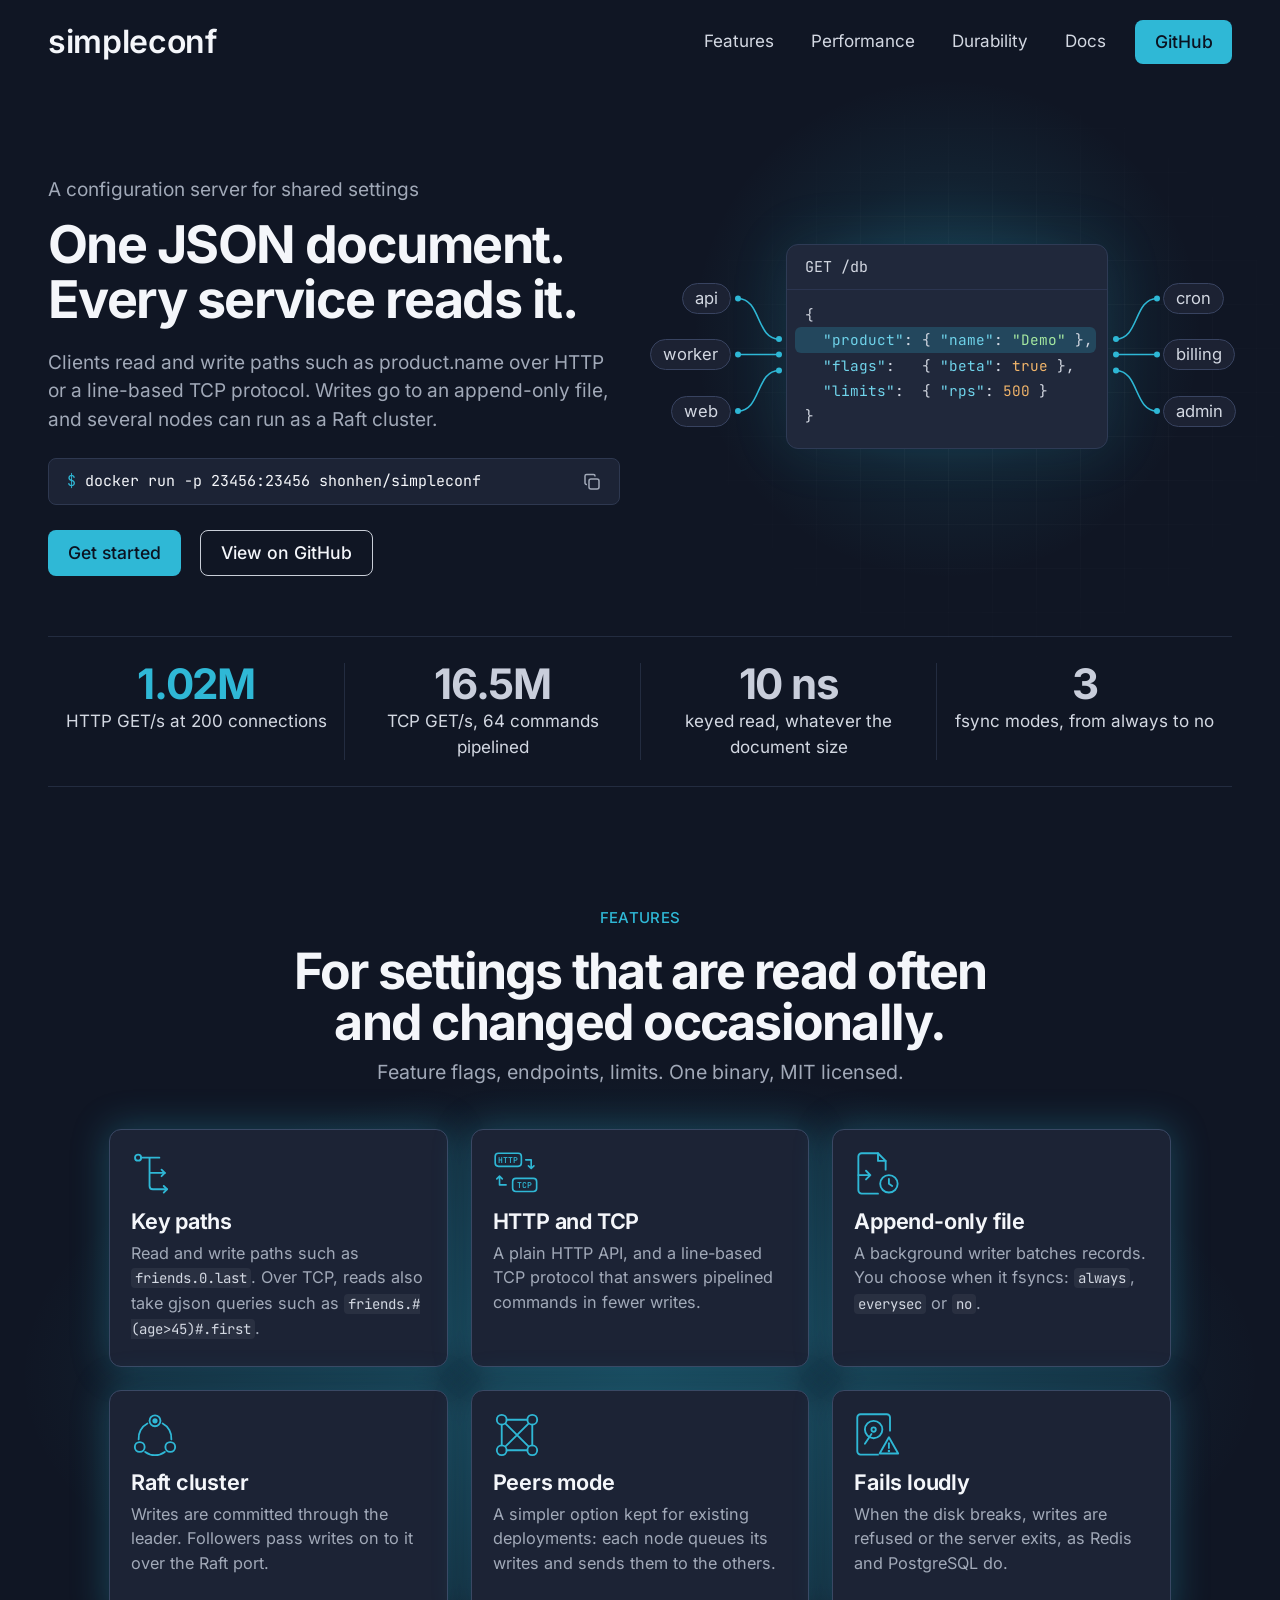
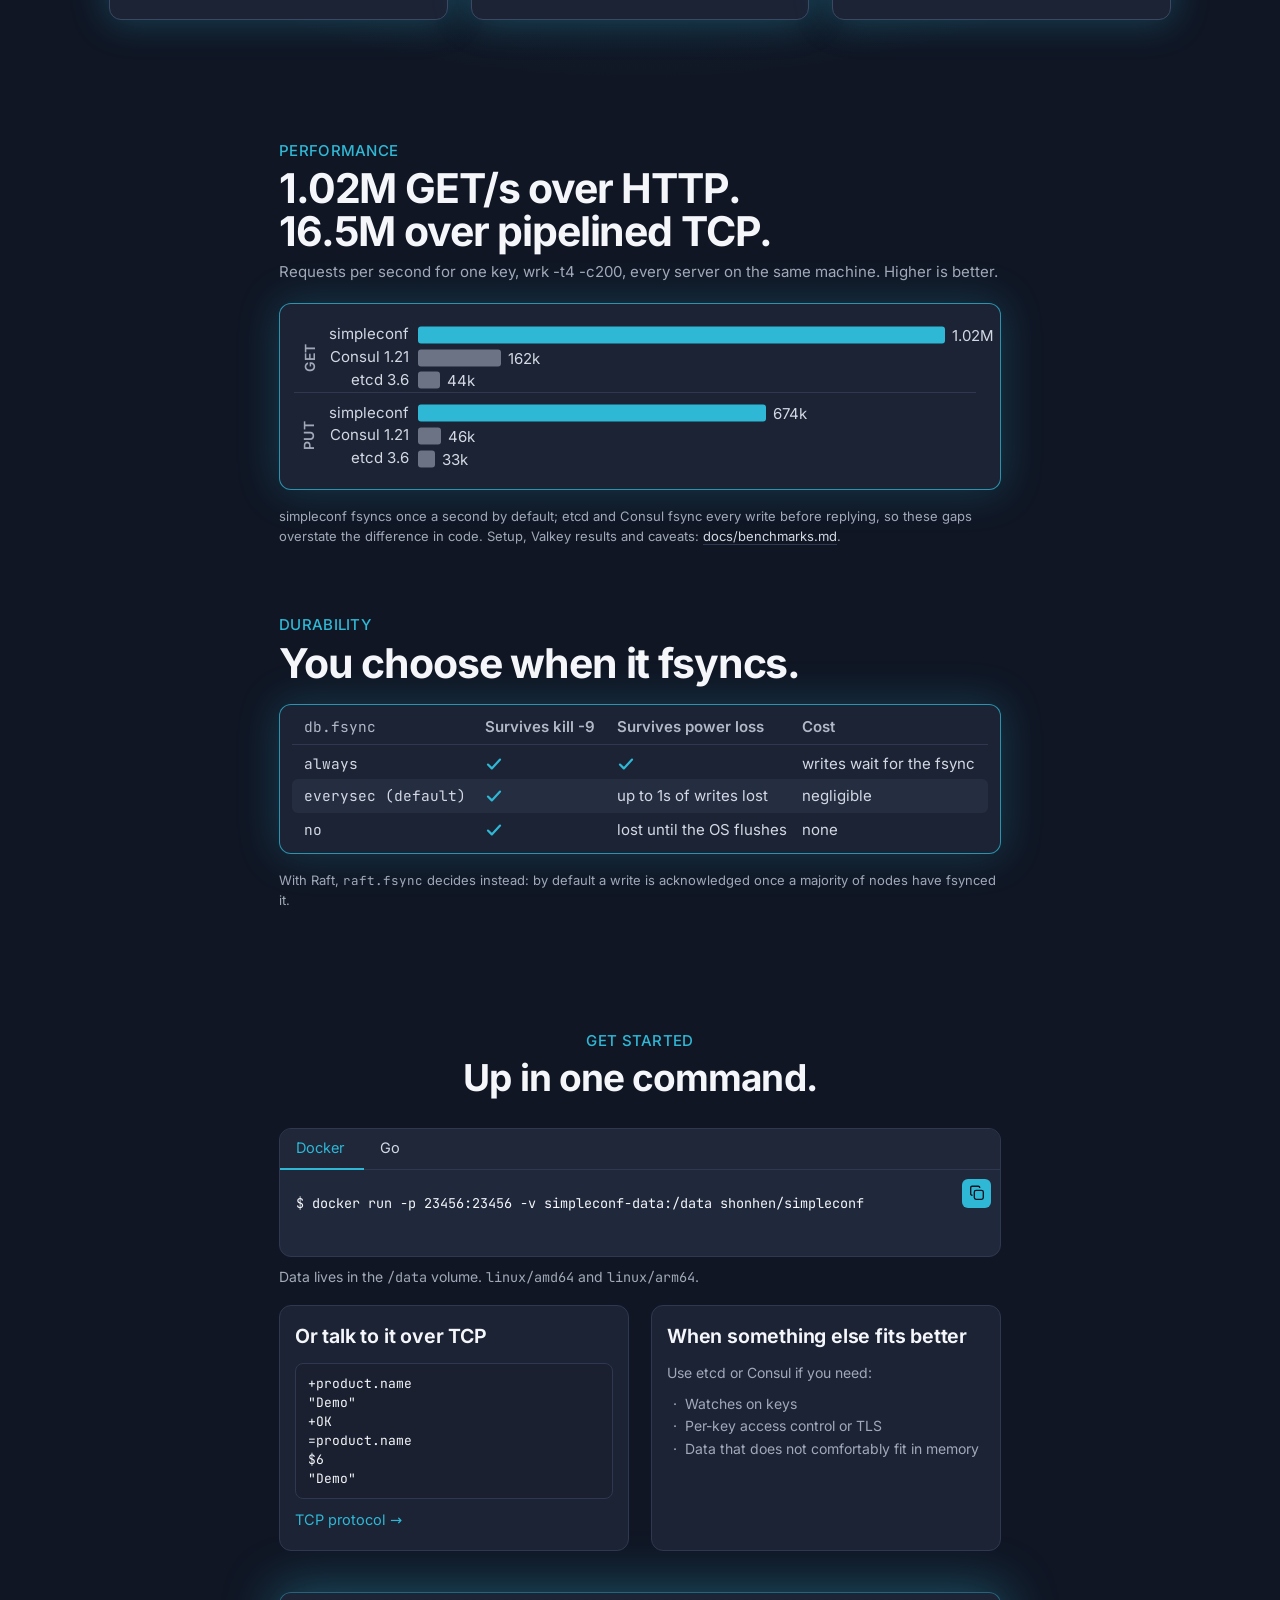
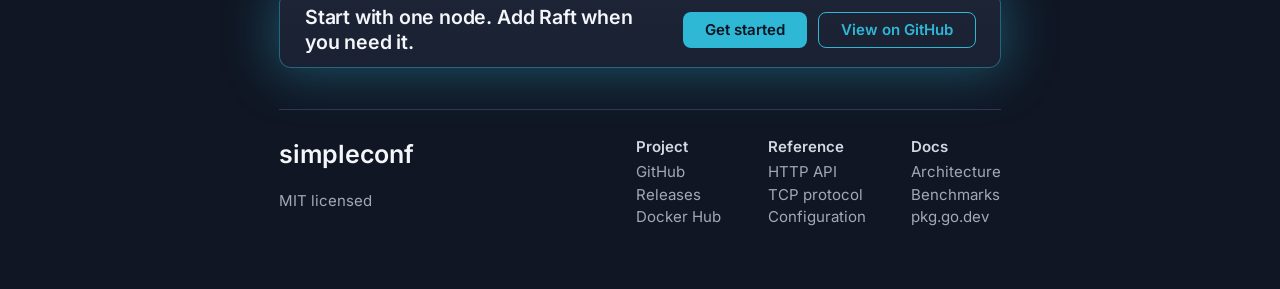
<file: site/index.html>
<!doctype html>
<html lang="en">
<head>
<meta charset="utf-8">
<meta name="viewport" content="width=device-width, initial-scale=1">
<title>simpleconf: a JSON configuration server in Go</title>
<meta name="description" content="simpleconf is a configuration server in Go. Services read and write one JSON document by key path over HTTP or TCP. Append-only file, optional Raft cluster.">
<link rel="canonical" href="https://shaunlee.github.io/simpleconf/">
<link rel="sitemap" type="application/xml" href="sitemap.xml">
<meta property="og:type" content="website">
<meta property="og:site_name" content="simpleconf">
<meta property="og:locale" content="en_US">
<meta property="og:title" content="simpleconf: one JSON document every service reads">
<meta property="og:description" content="A configuration server in Go: one JSON document, read and written by key path over HTTP or TCP.">
<meta property="og:url" content="https://shaunlee.github.io/simpleconf/">
<meta property="og:image" content="https://shaunlee.github.io/simpleconf/images/social-preview.png">
<meta property="og:image:type" content="image/png">
<meta property="og:image:width" content="1280">
<meta property="og:image:height" content="640">
<meta property="og:image:alt" content="simpleconf: one JSON document every service reads. 1.02M HTTP GET/s, 16.5M pipelined TCP GET/s, 10 ns keyed read.">
<meta name="twitter:card" content="summary_large_image">
<meta name="twitter:title" content="simpleconf: one JSON document every service reads">
<meta name="twitter:description" content="A configuration server in Go: one JSON document, read and written by key path over HTTP or TCP.">
<meta name="twitter:image" content="https://shaunlee.github.io/simpleconf/images/social-preview.png">
<meta name="twitter:image:alt" content="simpleconf: one JSON document every service reads. 1.02M HTTP GET/s, 16.5M pipelined TCP GET/s, 10 ns keyed read.">
<meta name="theme-color" content="#101624">
<meta name="color-scheme" content="dark">
<link rel="icon" href="favicon.svg" type="image/svg+xml">
<link rel="preload" href="fonts/inter-latin-var.woff2" as="font" type="font/woff2" crossorigin>
<link rel="preload" href="fonts/jetbrains-mono-latin-var.woff2" as="font" type="font/woff2" crossorigin>
<link rel="stylesheet" href="style.css">
<script type="application/ld+json">
{
  "@context": "https://schema.org",
  "@graph": [
    {
      "@type": "WebSite",
      "@id": "https://shaunlee.github.io/simpleconf/#website",
      "name": "simpleconf",
      "url": "https://shaunlee.github.io/simpleconf/",
      "inLanguage": "en"
    },
    {
      "@type": "SoftwareApplication",
      "@id": "https://shaunlee.github.io/simpleconf/#software",
      "name": "simpleconf",
      "description": "A configuration server in Go. It holds one JSON document that clients read and write by key path over HTTP or a line-based TCP protocol, with an append-only file and an optional Raft cluster.",
      "url": "https://shaunlee.github.io/simpleconf/",
      "image": "https://shaunlee.github.io/simpleconf/images/social-preview.png",
      "applicationCategory": "DeveloperApplication",
      "applicationSubCategory": "Configuration server",
      "operatingSystem": "Linux, macOS",
      "downloadUrl": "https://github.com/shaunlee/simpleconf/releases",
      "license": "https://opensource.org/licenses/MIT",
      "isAccessibleForFree": true,
      "offers": { "@type": "Offer", "price": "0", "priceCurrency": "USD" },
      "author": { "@type": "Person", "name": "Shaun", "url": "https://github.com/shaunlee" },
      "sameAs": [
        "https://github.com/shaunlee/simpleconf",
        "https://hub.docker.com/r/shonhen/simpleconf",
        "https://pkg.go.dev/github.com/shaunlee/simpleconf"
      ]
    },
    {
      "@type": "SoftwareSourceCode",
      "@id": "https://github.com/shaunlee/simpleconf",
      "name": "simpleconf",
      "codeRepository": "https://github.com/shaunlee/simpleconf",
      "programmingLanguage": "Go",
      "runtimePlatform": "Go 1.25 or later",
      "license": "https://opensource.org/licenses/MIT",
      "targetProduct": { "@id": "https://shaunlee.github.io/simpleconf/#software" }
    }
  ]
}
</script>
</head>
<body>

<svg width="0" height="0" style="position:absolute" aria-hidden="true">
  <symbol id="copy" viewBox="0 0 20 20">
    <rect x="7" y="7" width="10" height="10" rx="2" fill="none" stroke="currentColor" stroke-width="1.5"/>
    <path d="M13 4.5V4a1.5 1.5 0 0 0-1.5-1.5h-7A1.5 1.5 0 0 0 3 4v7a1.5 1.5 0 0 0 1.5 1.5H5" fill="none" stroke="currentColor" stroke-width="1.5"/>
  </symbol>
  <symbol id="check" viewBox="0 0 20 20">
    <path d="m4.5 10.5 3.5 3.5 7.5-8" fill="none" stroke="currentColor" stroke-width="2" stroke-linecap="round" stroke-linejoin="round"/>
  </symbol>
</svg>

<header class="nav">
  <div class="container nav-inner">
    <a class="brand" href="./">simpleconf</a>
    <nav aria-label="Main">
      <a href="#features">Features</a>
      <a href="#performance">Performance</a>
      <a href="#durability">Durability</a>
      <a href="https://github.com/shaunlee/simpleconf#readme">Docs</a>
      <a class="btn btn-primary btn-sm" href="https://github.com/shaunlee/simpleconf">GitHub</a>
    </nav>
  </div>
</header>

<main>

<section class="hero">
  <div class="hero-grid" aria-hidden="true"></div>
  <div class="container hero-inner">
    <div class="hero-copy">
      <p class="hero-eyebrow">A configuration server for shared settings</p>
      <h1>One JSON document.<br>Every service reads it.</h1>
      <p class="hero-lede">Clients read and write paths such as product.name over HTTP or a line-based TCP protocol. Writes go to an append-only file, and several nodes can run as a Raft cluster.</p>
      <div class="chip">
        <code><span class="prompt">$</span> <span id="cmd-run">docker run -p 23456:23456 shonhen/simpleconf</span></code>
        <button class="copy" type="button" data-copy="cmd-run" aria-label="Copy the docker command"><svg><use href="#copy"/></svg></button>
      </div>
      <div class="actions">
        <a class="btn btn-primary" href="#get-started">Get started</a>
        <a class="btn btn-secondary" href="https://github.com/shaunlee/simpleconf">View on GitHub</a>
      </div>
    </div>

    <div class="doc-visual" role="img" aria-label="Six services, api, worker, web, cron, billing and admin, all reading the same JSON document returned by GET /db">
      <svg class="wires" viewBox="0 0 569 240" aria-hidden="true">
        <g fill="none" stroke="currentColor" stroke-width="1.6">
          <path d="M75 69.5C98 69.5 93 110 116 110"/>
          <path d="M75 125.5H116"/>
          <path d="M75 182C98 182 93 141.5 116 141.5"/>
          <path d="M494 69.5C471 69.5 476 110 453 110"/>
          <path d="M494 125.5H453"/>
          <path d="M494 182C471 182 476 141.5 453 141.5"/>
        </g>
        <g fill="currentColor">
          <circle cx="75" cy="69.5" r="3"/><circle cx="75" cy="125.5" r="3"/><circle cx="75" cy="182" r="3"/>
          <circle cx="116" cy="110" r="3"/><circle cx="116" cy="125.5" r="3"/><circle cx="116" cy="141.5" r="3"/>
          <circle cx="494" cy="69.5" r="3"/><circle cx="494" cy="125.5" r="3"/><circle cx="494" cy="182" r="3"/>
          <circle cx="453" cy="110" r="3"/><circle cx="453" cy="125.5" r="3"/><circle cx="453" cy="141.5" r="3"/>
        </g>
      </svg>
      <div class="doc" aria-hidden="true">
        <div class="doc-title">GET /db</div>
<pre class="doc-body">{
<span class="hl">  <span class="k">"product"</span>: { <span class="k">"name"</span>: <span class="s">"Demo"</span> },</span>
  <span class="k">"flags"</span>:   { <span class="k">"beta"</span>: <span class="n">true</span> },
  <span class="k">"limits"</span>:  { <span class="k">"rps"</span>: <span class="n">500</span> }
}</pre>
      </div>
      <span class="pill l" style="top:54px" aria-hidden="true">api</span>
      <span class="pill l" style="top:110px" aria-hidden="true">worker</span>
      <span class="pill l" style="top:166.5px" aria-hidden="true">web</span>
      <span class="pill r" style="top:54px" aria-hidden="true">cron</span>
      <span class="pill r" style="top:110px" aria-hidden="true">billing</span>
      <span class="pill r" style="top:166.5px" aria-hidden="true">admin</span>
    </div>
  </div>
  <div class="container">
    <dl class="stats">
      <div><dt class="accent">1.02M</dt><dd>HTTP GET/s at 200 connections</dd></div>
      <div><dt>16.5M</dt><dd>TCP GET/s, 64 commands pipelined</dd></div>
      <div><dt>10 ns</dt><dd>keyed read, whatever the document size</dd></div>
      <div><dt>3</dt><dd>fsync modes, from always to no</dd></div>
    </dl>
  </div>
</section>

<section class="section" id="features">
  <div class="container wide">
    <header class="section-head center">
      <p class="eyebrow">Features</p>
      <h2>For settings that are read often<br>and changed occasionally.</h2>
      <p class="sub">Feature flags, endpoints, limits. One binary, MIT licensed.</p>
    </header>
    <ul class="features">
      <li class="card">
        <svg class="icon" viewBox="0 0 44 44" aria-hidden="true"><g fill="none" stroke="currentColor" stroke-width="1.7" stroke-linecap="round" stroke-linejoin="round"><circle cx="6.5" cy="7" r="2.8"/><path d="M9.3 7H26M17 7v26c0 2 1 3 3 3h13M17 21h14"/><path d="m28 18 3 3-3 3M30 33l3 3-3 3"/></g></svg>
        <h3>Key paths</h3>
        <p>Read and write paths such as <code>friends.0.last</code>. Over TCP, reads also take gjson queries such as <code>friends.#(age&gt;45)#.first</code>.</p>
      </li>
      <li class="card">
        <svg class="icon" viewBox="0 0 44 44" aria-hidden="true"><g fill="none" stroke="currentColor" stroke-width="1.5" stroke-linecap="round" stroke-linejoin="round"><rect x="2" y="3" width="24" height="12" rx="3"/><rect x="18" y="26" width="22" height="12" rx="3"/><path d="M30 9h5v8M32.5 14.5 35 17l2.5-2.5M12 32H6v-8M3.5 26.5 6 24l2.5 2.5"/></g><g fill="currentColor" font-family="JetBrains Mono, monospace" font-size="7.4" font-weight="600" text-anchor="middle"><text x="14" y="11.7">HTTP</text><text x="29" y="34.7">TCP</text></g></svg>
        <h3>HTTP and TCP</h3>
        <p>A plain HTTP API, and a line-based TCP protocol that answers pipelined commands in fewer writes.</p>
      </li>
      <li class="card">
        <svg class="icon" viewBox="0 0 44 44" aria-hidden="true"><g fill="none" stroke="currentColor" stroke-width="1.7" stroke-linecap="round" stroke-linejoin="round"><path d="M22 40H7a3 3 0 0 1-3-3V6a3 3 0 0 1 3-3h15l7 7v8"/><path d="M22 3v7h7"/><path d="M4 23h11M11 19l4 4-4 4"/><circle cx="32" cy="31" r="8"/><path d="M32 26.5V31l3 2"/></g></svg>
        <h3>Append-only file</h3>
        <p>A background writer batches records. You choose when it fsyncs: <code>always</code>, <code>everysec</code> or <code>no</code>.</p>
      </li>
      <li class="card">
        <svg class="icon" viewBox="0 0 44 44" aria-hidden="true"><g fill="none" stroke="currentColor" stroke-width="1.7" stroke-linecap="round" stroke-linejoin="round"><circle cx="22" cy="9" r="5"/><circle cx="8" cy="33" r="4.5"/><circle cx="36" cy="33" r="4.5"/><path d="M15 11.5A15 15 0 0 0 7 26M29 11.5A15 15 0 0 1 37 26M13 37.5a15 15 0 0 0 18 0"/></g><circle cx="22" cy="9" r="2.4" fill="currentColor"/></svg>
        <h3>Raft cluster</h3>
        <p>Writes are committed through the leader. Followers pass writes on to it over the Raft port.</p>
      </li>
      <li class="card">
        <svg class="icon" viewBox="0 0 44 44" aria-hidden="true"><g fill="none" stroke="currentColor" stroke-width="1.7" stroke-linecap="round" stroke-linejoin="round"><circle cx="8" cy="8" r="4.5"/><circle cx="36" cy="8" r="4.5"/><circle cx="8" cy="36" r="4.5"/><circle cx="36" cy="36" r="4.5"/><path d="M12.5 8h19M12.5 36h19M8 12.5v19M36 12.5v19M11.5 11.5l21 21M32.5 11.5l-21 21"/></g></svg>
        <h3>Peers mode</h3>
        <p>A simpler option kept for existing deployments: each node queues its writes and sends them to the others.</p>
      </li>
      <li class="card">
        <svg class="icon" viewBox="0 0 44 44" aria-hidden="true"><g fill="none" stroke="currentColor" stroke-width="1.7" stroke-linecap="round" stroke-linejoin="round"><path d="M22 40H6a3 3 0 0 1-3-3V6a3 3 0 0 1 3-3h24a3 3 0 0 1 3 3v12"/><circle cx="18" cy="17" r="8"/><circle cx="18" cy="17" r="2"/><path d="m16 21-6 9"/><path d="M32 24 23.5 39h17Z"/><path d="M32 29.5v4.5"/></g><circle cx="32" cy="36.6" r="1.1" fill="currentColor"/></svg>
        <h3>Fails loudly</h3>
        <p>When the disk breaks, writes are refused or the server exits, as Redis and PostgreSQL do.</p>
      </li>
    </ul>
  </div>
</section>

<section class="section" id="performance">
  <div class="container narrow">
    <header class="section-head">
      <p class="eyebrow">Performance</p>
      <h2>1.02M GET/s over HTTP.<br>16.5M over pipelined TCP.</h2>
      <p class="sub">Requests per second for one key, wrk -t4 -c200, every server on the same machine. Higher is better.</p>
    </header>
    <figure class="chart">
      <table class="bars">
        <caption class="sr-only">HTTP requests per second for one key, wrk -t4 -c200</caption>
        <thead class="sr-only"><tr><th>Operation</th><th>Server</th><th>Requests per second</th></tr></thead>
        <tbody>
          <tr style="--v:1020"><th class="group" rowspan="3" scope="rowgroup"><span>GET</span></th><th scope="row">simpleconf</th><td class="track"><span class="bar ours"></span><span class="val">1.02M</span></td></tr>
          <tr style="--v:162"><th scope="row">Consul 1.21</th><td class="track"><span class="bar"></span><span class="val">162k</span></td></tr>
          <tr style="--v:44"><th scope="row">etcd 3.6</th><td class="track"><span class="bar"></span><span class="val">44k</span></td></tr>
        </tbody>
        <tbody>
          <tr style="--v:674"><th class="group" rowspan="3" scope="rowgroup"><span>PUT</span></th><th scope="row">simpleconf</th><td class="track"><span class="bar ours"></span><span class="val">674k</span></td></tr>
          <tr style="--v:46"><th scope="row">Consul 1.21</th><td class="track"><span class="bar"></span><span class="val">46k</span></td></tr>
          <tr style="--v:33"><th scope="row">etcd 3.6</th><td class="track"><span class="bar"></span><span class="val">33k</span></td></tr>
        </tbody>
      </table>
    </figure>
    <p class="footnote">simpleconf fsyncs once a second by default; etcd and Consul fsync every write before replying, so these gaps overstate the difference in code. Setup, Valkey results and caveats: <a href="https://github.com/shaunlee/simpleconf/blob/main/docs/benchmarks.md">docs/benchmarks.md</a>.</p>
  </div>
</section>

<section class="section" id="durability">
  <div class="container narrow">
    <header class="section-head">
      <p class="eyebrow">Durability</p>
      <h2>You choose when it fsyncs.</h2>
    </header>
    <div class="fsync-wrap">
      <table class="fsync">
        <colgroup><col style="width:26%"><col style="width:19%"><col style="width:26.5%"><col></colgroup>
        <thead><tr><th scope="col"><code>db.fsync</code></th><th scope="col">Survives kill -9</th><th scope="col">Survives power loss</th><th scope="col">Cost</th></tr></thead>
        <tbody>
          <tr><th scope="row"><code>always</code></th><td><svg class="tick" role="img" aria-label="yes"><use href="#check"/></svg></td><td><svg class="tick" role="img" aria-label="yes"><use href="#check"/></svg></td><td>writes wait for the fsync</td></tr>
          <tr class="default"><th scope="row"><code>everysec (default)</code></th><td><svg class="tick" role="img" aria-label="yes"><use href="#check"/></svg></td><td>up to 1s of writes lost</td><td>negligible</td></tr>
          <tr><th scope="row"><code>no</code></th><td><svg class="tick" role="img" aria-label="yes"><use href="#check"/></svg></td><td>lost until the OS flushes</td><td>none</td></tr>
        </tbody>
      </table>
    </div>
    <p class="footnote">With Raft, <code>raft.fsync</code> decides instead: by default a write is acknowledged once a majority of nodes have fsynced it.</p>
  </div>
</section>

<section class="section" id="get-started">
  <div class="container narrow">
    <header class="section-head center">
      <p class="eyebrow">Get started</p>
      <h2>Up in one command.</h2>
    </header>

    <div class="code-panel" data-tabs>
      <div class="tabs" role="tablist" aria-label="Install method">
        <button role="tab" type="button" id="tab-docker" aria-controls="pane-docker" aria-selected="true">Docker</button>
        <button role="tab" type="button" id="tab-go" aria-controls="pane-go" aria-selected="false" tabindex="-1">Go</button>
      </div>
      <button class="copy copy-solid" type="button" data-copy-active aria-label="Copy the commands"><svg><use href="#copy"/></svg></button>
      <div class="pane" role="tabpanel" id="pane-docker" aria-labelledby="tab-docker">
<pre><code data-cmd>$ docker run -p 23456:23456 -v simpleconf-data:/data shonhen/simpleconf</code></pre>
      </div>
      <div class="pane" role="tabpanel" id="pane-go" aria-labelledby="tab-go" hidden>
<pre><code data-cmd>$ go install github.com/shaunlee/simpleconf/cmd/simpleconf@latest
$ DB_DIR=./data simpleconf</code></pre>
      </div>
    </div>
    <p class="panel-note" data-note="pane-docker">Data lives in the <code>/data</code> volume. <code>linux/amd64</code> and <code>linux/arm64</code>.</p>
    <p class="panel-note" data-note="pane-go" hidden>Go 1.25 or later. HTTP listens on <code>:23456</code>.</p>

    <div class="pair">
      <div class="card card-flat">
        <h3>Or talk to it over TCP</h3>
<pre class="snippet" aria-label="A TCP session: set product.name to Demo, then read it back">+product.name
"Demo"
+OK
=product.name
$6
"Demo"</pre>
        <a class="link" href="https://github.com/shaunlee/simpleconf#tcp-protocol">TCP protocol <span aria-hidden="true">→</span></a>
      </div>
      <div class="card card-flat">
        <h3>When something else fits better</h3>
        <p>Use etcd or Consul if you need:</p>
        <ul class="dots">
          <li>Watches on keys</li>
          <li>Per-key access control or TLS</li>
          <li>Data that does not comfortably fit in memory</li>
        </ul>
      </div>
    </div>

    <div class="cta">
      <h2>Start with one node. Add Raft when you need it.</h2>
      <div class="actions">
        <a class="btn btn-primary" href="#get-started">Get started</a>
        <a class="btn btn-outline" href="https://github.com/shaunlee/simpleconf">View on GitHub</a>
      </div>
    </div>
  </div>
</section>

</main>

<footer class="footer">
  <div class="container narrow"><div class="footer-inner">
    <div class="footer-brand">
      <a class="brand" href="./">simpleconf</a>
      <p>MIT licensed</p>
    </div>
    <nav class="footer-cols" aria-label="Footer">
      <div><p>Project</p><a href="https://github.com/shaunlee/simpleconf">GitHub</a><a href="https://github.com/shaunlee/simpleconf/releases">Releases</a><a href="https://hub.docker.com/r/shonhen/simpleconf">Docker Hub</a></div>
      <div><p>Reference</p><a href="https://github.com/shaunlee/simpleconf#http-api">HTTP API</a><a href="https://github.com/shaunlee/simpleconf#tcp-protocol">TCP protocol</a><a href="https://github.com/shaunlee/simpleconf#configuration">Configuration</a></div>
      <div><p>Docs</p><a href="https://github.com/shaunlee/simpleconf/blob/main/docs/ARCHITECTURE.md">Architecture</a><a href="https://github.com/shaunlee/simpleconf/blob/main/docs/benchmarks.md">Benchmarks</a><a href="https://pkg.go.dev/github.com/shaunlee/simpleconf">pkg.go.dev</a></div>
    </nav>
  </div></div>
</footer>

<script>
(() => {
  const copy = async (btn, text) => {
    try { await navigator.clipboard.writeText(text); } catch { return; }
    btn.classList.add('done');
    setTimeout(() => btn.classList.remove('done'), 1200);
  };
  // The leading "$ " is presentation only; copy the commands themselves.
  const commands = el => el.textContent.split('\n').map(l => l.replace(/^\$ /, '')).join('\n').trim();

  document.querySelectorAll('[data-copy]').forEach(btn => btn.addEventListener('click', () =>
    copy(btn, document.getElementById(btn.dataset.copy).textContent)));

  const panel = document.querySelector('[data-tabs]');
  const tabs = [...panel.querySelectorAll('[role=tab]')];
  const select = tab => tabs.forEach(t => {
    const on = t === tab, id = t.getAttribute('aria-controls');
    t.setAttribute('aria-selected', on);
    t.tabIndex = on ? 0 : -1;
    document.getElementById(id).hidden = !on;
    document.querySelector(`[data-note="${id}"]`).hidden = !on;
  });
  tabs.forEach((t, i) => {
    t.addEventListener('click', () => select(t));
    t.addEventListener('keydown', e => {
      const d = e.key === 'ArrowRight' ? 1 : e.key === 'ArrowLeft' ? -1 : 0;
      if (d) { const n = tabs[(i + d + tabs.length) % tabs.length]; n.focus(); select(n); }
    });
  });
  panel.querySelector('[data-copy-active]').addEventListener('click', e =>
    copy(e.currentTarget, commands(panel.querySelector('[role=tabpanel]:not([hidden]) [data-cmd]'))));
})();
</script>
</body>
</html>
</file>
<file: site/style.css>
@font-face {
  font-family: "Inter";
  src: url("fonts/inter-latin-var.woff2") format("woff2");
  font-weight: 100 900;
  font-display: swap;
}
@font-face {
  font-family: "JetBrains Mono";
  src: url("fonts/jetbrains-mono-latin-var.woff2") format("woff2");
  font-weight: 100 800;
  font-display: swap;
}

:root {
  --bg: #101624;
  --panel: #1c2335;
  --panel-2: #20283b;
  --line: #232c40;
  --line-strong: #2e3850;
  --fg: #f4f6fa;
  --text: #d3d8e2;
  --muted: #a1a9b8;
  --accent: #2fb8d6;
  --accent-hover: #4cc6e1;
  /* Labels on the accent fill are dark: white on this cyan is only 2.6:1. */
  --on-accent: #0b1220;
  --other-bar: #6b7385;
  --sans: "Inter", system-ui, -apple-system, "Segoe UI", sans-serif;
  --mono: "JetBrains Mono", ui-monospace, "SF Mono", Menlo, monospace;
  --radius: 12px;
}

*, *::before, *::after { box-sizing: border-box; }
html { -webkit-text-size-adjust: 100%; scroll-behavior: smooth; }
body {
  margin: 0;
  background: var(--bg);
  color: var(--text);
  font: 400 17px/1.5 var(--sans);
  -webkit-font-smoothing: antialiased;
  -moz-osx-font-smoothing: grayscale;
}
/* Glows reach past the viewport edge; clip them without creating a scroll container. */
.hero, .section, .footer { overflow-x: clip; }
a { color: inherit; text-decoration: none; }
h1, h2, h3 { color: var(--fg); margin: 0; }
p { margin: 0; }
code, pre { font-family: var(--mono); font-variant-ligatures: none; font-feature-settings: "calt" 0, "liga" 0; }
button { font: inherit; color: inherit; }
:focus-visible { outline: 2px solid var(--accent); outline-offset: 3px; border-radius: 4px; }

.sr-only {
  position: absolute; width: 1px; height: 1px; padding: 0; margin: -1px;
  overflow: hidden; clip: rect(0 0 0 0); white-space: nowrap; border: 0;
}

.container { width: 100%; max-width: calc(1184px + 48px); margin: 0 auto; padding: 0 24px; }
.container.wide { max-width: calc(1062px + 48px); }
.container.narrow { max-width: calc(722px + 48px); }

/* Buttons */
.btn {
  display: inline-flex; align-items: center; justify-content: center;
  height: 46px; padding: 0 20px; border-radius: 8px;
  font-weight: 500; font-size: 17.5px; white-space: nowrap;
  transition: background-color .15s, border-color .15s, color .15s;
}
.btn-sm { height: 44px; padding: 0 19.5px; font-size: 17.5px; }
.btn-primary { background: var(--accent); color: var(--on-accent); }
.btn-primary:hover { background: var(--accent-hover); }
.btn-secondary { color: var(--fg); border: 1px solid #c9ced8; }
.btn-secondary:hover { background: rgba(255,255,255,.06); }
.btn-outline { color: var(--accent); border: 1px solid var(--accent); }
.btn-outline:hover { background: rgba(47,184,214,.1); }

/* Navigation */
.nav { position: relative; z-index: 2; }
.nav-inner { display: flex; align-items: center; justify-content: space-between; height: 84px; }
.brand { color: var(--fg); font-weight: 600; font-size: 32px; letter-spacing: -0.01em; }
.nav nav { display: flex; align-items: center; gap: 37px; }
.nav nav a:not(.btn) { color: var(--text); font-size: 17px; transition: color .15s; }
.nav nav a:not(.btn):hover { color: var(--fg); }
.nav nav .btn { margin-left: -8px; }

/* Hero */
.hero { position: relative; padding-top: 93px; }
.hero-grid {
  position: absolute; inset: 0 0 auto auto; width: 50%; height: 640px; pointer-events: none;
  background-image:
    linear-gradient(to right, rgba(255,255,255,.03) 1px, transparent 1px),
    linear-gradient(to bottom, rgba(255,255,255,.03) 1px, transparent 1px);
  background-size: 44px 44px;
  -webkit-mask-image: radial-gradient(ellipse 70% 65% at 55% 45%, #000 20%, transparent 75%);
          mask-image: radial-gradient(ellipse 70% 65% at 55% 45%, #000 20%, transparent 75%);
}
.hero-inner { position: relative; display: grid; grid-template-columns: minmax(0, 1fr) 569px; gap: 41px; align-items: start; }
.hero-eyebrow { color: var(--muted); font-size: 19px; line-height: 1.4; }
.hero h1 { font-size: 52px; line-height: 55px; font-weight: 700; letter-spacing: -0.03em; margin: 13px 0 22px; }
.hero-lede { color: var(--muted); font-size: 19px; line-height: 28.5px; max-width: 586px; }

.chip {
  display: flex; align-items: center; justify-content: space-between; gap: 16px;
  width: 572px; max-width: 100%; height: 47px; margin-top: 24px; padding: 0 12px 0 18px;
  background: #1c2335; border: 1px solid var(--line-strong); border-radius: 8px;
}
.chip code { font-size: 15px; color: var(--fg); white-space: nowrap; overflow-x: auto; scrollbar-width: none; }
.prompt { color: var(--accent); }
.copy {
  display: inline-grid; place-items: center; width: 30px; height: 30px; padding: 0; flex: none;
  background: none; border: 0; border-radius: 6px; color: var(--muted); cursor: pointer;
}
.copy svg { width: 20px; height: 20px; }
.copy:hover { color: var(--fg); background: rgba(255,255,255,.06); }
.copy.done { color: var(--accent); }
.actions { display: flex; flex-wrap: wrap; gap: 19px; margin-top: 25px; }

/* Hero visual: the document and the services reading it */
.doc-visual { position: relative; width: 569px; height: 240px; margin-top: 52px; color: var(--accent); }
.doc-visual::before {
  content: ""; position: absolute; left: 30px; right: 30px; top: -150px; bottom: -110px; z-index: -1;
  background: radial-gradient(closest-side, rgba(47,184,214,.26), rgba(47,184,214,.07) 60%, transparent);
}
.wires { position: absolute; inset: 0; width: 569px; height: 240px; overflow: visible; }
.doc {
  position: absolute; left: 123px; top: 15px; width: 322px; height: 205px;
  background: var(--panel-2); border: 1px solid #2e3b55; border-radius: var(--radius);
  box-shadow: 0 0 60px rgba(47,184,214,.12);
}
.doc-title { height: 45px; padding: 0 18px; display: flex; align-items: center; font: 400 15px/1.5 var(--mono); color: var(--text); border-bottom: 1px solid #2b3550; }
.doc-body { margin: 0; padding: 12px 0 14px 18px; font-size: 14.4px; line-height: 25.3px; color: var(--text); white-space: pre; }
.doc-body .hl { display: inline-block; margin: 0 0 0 -10px; padding: 0 10px; width: 301px; border-radius: 6px; background: rgba(47,184,214,.22); }
.doc-body .k { color: #6fd3ea; }
.doc-body .s { color: #a5e8a0; }
.doc-body .n { color: #f0b46a; }
.pill {
  position: absolute; height: 31px; padding: 0 12px; display: flex; align-items: center;
  font-size: 16.5px; color: var(--text); background: #1c2233; border: 1px solid #384360; border-radius: 999px;
}
.pill.l { right: calc(569px - 68px); }
.pill.r { left: 500px; }

.stats {
  display: grid; grid-template-columns: repeat(4, 1fr); margin: 60px 0 0;
  border-top: 1px solid var(--line); border-bottom: 1px solid var(--line);
  padding: 26px 0 26px;
}
.stats div { text-align: center; padding: 0 10px; }
.stats div + div { border-left: 1px solid var(--line); }
.stats dt { font-size: 42px; font-weight: 700; line-height: 1; color: #c9cedb; letter-spacing: -0.03em; }
.stats dt.accent { color: var(--accent); }
.stats dd { margin: 3px 0 0; color: var(--text); font-size: 17px; line-height: 26px; }

/* Sections */
.section { padding: 120px 0 0; }
.section-head { margin-bottom: 20px; }
.section-head.center { text-align: center; margin-bottom: 42px; }
#get-started .section-head.center { margin-bottom: 30px; }
#get-started .section-head.center h2 { font-size: 37px; line-height: 40px; letter-spacing: -0.025em; margin-top: 5px; }
.eyebrow { color: var(--accent); font-weight: 500; font-size: 15px; text-transform: uppercase; letter-spacing: .02em; }
.section h2 { font-size: 41px; line-height: 42.3px; font-weight: 700; letter-spacing: -0.028em; margin-top: 5px; }
.section-head.center h2 { font-size: 50px; line-height: 51px; letter-spacing: -0.035em; margin-top: 16px; }
.sub { color: var(--muted); font-size: 15px; margin-top: 8.5px; }
.section-head.center .sub { font-size: 19.5px; margin-top: 10px; }

/* Feature cards */
.card { background: var(--panel); border: 1px solid var(--line-strong); border-radius: var(--radius); padding: 20px 21px 24px; }
.features .card { border-color: #3a4864; box-shadow: 0 0 36px 2px rgba(47,184,214,.28); }
.card h3 { font-size: 21.5px; font-weight: 650; letter-spacing: -0.01em; }
.card p { color: var(--muted); font-size: 16.2px; line-height: 24.6px; margin-top: 3px; }
.card p code { font-size: 14px; color: var(--text); background: rgba(255,255,255,.06); border-radius: 4px; padding: 1px 4px; }
.features { list-style: none; margin: 0; padding: 0; display: grid; grid-template-columns: repeat(3, 1fr); gap: 23px; position: relative; }
.features::before {
  content: ""; position: absolute; inset: -60px -90px; z-index: -1;
  background: radial-gradient(closest-side, rgba(47,184,214,.22), transparent);
}
.features .card { min-height: 230px; }
.features .icon { width: 48px; height: 48px; color: var(--accent); display: block; margin: 0 0 7.5px; }

/* Bar chart */
.chart { margin: 0; background: var(--panel); border: 1px solid rgba(47,184,214,.75); border-radius: var(--radius); padding: 19px 24px 19px 14px; box-shadow: 0 0 40px 2px rgba(47,184,214,.22); }
.bars { --max: 1080; width: 100%; border-collapse: collapse; }
.bars tbody + tbody tr:first-child > * { border-top: 1px solid var(--line-strong); padding-top: 9px; }
.bars tbody + tbody tr:first-child .track > span { margin-top: 4.5px; }
.bars tbody:first-child tr:last-child > * { padding-bottom: 9px; }
.bars th.group { width: 28px; padding: 0; color: var(--muted); font-weight: 600; font-size: 14px; letter-spacing: .04em; }
.bars th.group span { display: inline-block; transform: rotate(-90deg); }
.bars th[scope=row] { width: 94px; text-align: right; font-weight: 400; font-size: 15px; color: var(--text); padding: 0 9px 0 0; white-space: nowrap; height: 23px; }
.bars td { padding: 0; }
.track { position: relative; }
.track > span { position: absolute; top: 50%; transform: translateY(-50%); }
.bar { left: 0; height: 17px; width: calc(var(--v) / var(--max) * 100%); background: var(--other-bar); border-radius: 3px; }
.bar.ours { background: var(--accent); }
.val { left: calc(var(--v) / var(--max) * 100% + 7px); font-size: 15px; line-height: 1; color: var(--text); }
.footnote { color: var(--muted); font-size: 13px; line-height: 1.5; margin-top: 17px; }
.footnote code { font-size: 12.5px; }
.footnote a, .panel-note a { color: var(--text); text-decoration: underline; text-decoration-color: var(--line-strong); text-underline-offset: 3px; }
.footnote a:hover, .panel-note a:hover { text-decoration-color: var(--accent); }

/* Durability table */
#durability { padding-top: 68px; }
.fsync-wrap { background: var(--panel); border: 1px solid rgba(47,184,214,.75); border-radius: var(--radius); padding: 6px 12px 6px; box-shadow: 0 0 40px 2px rgba(47,184,214,.22); }
.fsync { width: 100%; border-collapse: separate; border-spacing: 0; table-layout: fixed; font-size: 15px; }
.fsync th, .fsync td { height: 34px; padding: 0 0 0 12px; text-align: left; font-weight: 400; color: var(--text); }
.fsync thead th { height: 34px; color: #b1b8c6; font-weight: 600; border-bottom: 1px solid var(--line-strong); }
.fsync thead th code { font-weight: 400; }
.fsync code { font-size: 14.5px; }
.fsync tbody tr:first-child > * { padding-top: 4px; }
.fsync tr.default > * { background: #252d41; }
.fsync tr.default > :first-child { border-radius: 6px 0 0 6px; }
.fsync tr.default > :last-child { border-radius: 0 6px 6px 0; }
.tick { width: 22px; height: 22px; color: var(--accent); vertical-align: middle; margin-left: -2px; }

/* Get started */
.code-panel { position: relative; background: var(--panel-2); border: 1px solid var(--line-strong); border-radius: var(--radius); overflow: hidden; }
.tabs { display: flex; align-items: stretch; height: 41px; padding: 0 0 0 0; border-bottom: 1px solid var(--line-strong); background: #1f2739; }
.tabs [role=tab] { background: none; border: 0; padding: 0 16px; font-size: 14.5px; color: var(--text); cursor: pointer; border-bottom: 2px solid transparent; margin-bottom: -1px; }
.tabs [role=tab]:first-child { padding: 0 20px 0 16px; }
.tabs [role=tab]:hover { color: var(--fg); }
.tabs [role=tab][aria-selected=true] { color: var(--accent); border-bottom-color: var(--accent); }
.copy-solid { position: absolute; right: 9px; top: 50px; width: 29px; height: 29px; background: var(--accent); color: var(--on-accent); }
.copy-solid svg { width: 18px; height: 18px; }
.copy-solid:hover { background: var(--accent-hover); color: var(--on-accent); }
.copy-solid.done { color: var(--on-accent); background: #7fdcef; }
.pane { padding: 23px 50px 24px 16px; min-height: 86px; }
.pane pre { margin: 0; font-size: 13.5px; line-height: 21px; color: var(--fg); overflow-x: auto; }
.panel-note { color: var(--muted); font-size: 14px; margin-top: 9px; }
.panel-note code { font-size: 13.5px; }
.link { color: var(--accent); font-weight: 400; }
.link:hover { text-decoration: underline; text-underline-offset: 3px; }

.pair { display: grid; grid-template-columns: 1fr 1fr; gap: 22px; margin-top: 18px; }
.card-flat { padding: 16px 15px 17px; }
.card-flat h3 { font-size: 19.5px; }
.card-flat p { color: var(--muted); font-size: 14px; line-height: 1.4; margin-top: 12px; }
.snippet { margin: 12px 0 0; padding: 10px 12px; background: #1a2030; border: 1px solid var(--line-strong); border-radius: 8px; font-size: 13px; line-height: 19px; color: var(--fg); }
.card-flat .link { display: inline-block; margin-top: 10px; font-size: 14.5px; }
.dots { margin: 10px 0 0; padding-left: 18px; color: var(--muted); font-size: 14px; line-height: 22.7px; list-style: "·  "; }
.dots li::marker { color: var(--muted); }

.cta {
  display: flex; align-items: center; justify-content: space-between; gap: 24px;
  margin-top: 41px; padding: 12px 24px 12px 25px;
  background: linear-gradient(180deg, #1d2436, #1a2132);
  border: 1px solid rgba(47,184,214,.45); border-radius: var(--radius);
  box-shadow: 0 0 50px 6px rgba(47,184,214,.34);
}
.section .cta h2 { font-size: 19.5px; line-height: 1.3; font-weight: 600; letter-spacing: -0.01em; margin: 0; max-width: 330px; }
.cta .actions { margin: 0; gap: 11px; flex-wrap: nowrap; }
.cta .btn { height: 36px; font-size: 15px; font-weight: 600; padding: 0 22px; }

/* Footer */
.footer { margin-top: 41px; padding: 0 0 60px; }
.footer-inner { display: flex; justify-content: space-between; gap: 40px; border-top: 1px solid var(--line-strong); padding-top: 26px; }
.footer .container { padding-top: 0; }
.footer .brand { font-size: 25px; }
.footer-brand p { color: var(--muted); margin-top: 16px; font-size: 15px; }
.footer-cols { display: grid; grid-template-columns: 132px 143px max-content; }
.footer-cols div { display: flex; flex-direction: column; line-height: 22.7px; }
.footer-cols p { color: var(--text); font-size: 15px; font-weight: 600; margin-bottom: 2px; }
.footer-cols a { color: var(--muted); font-size: 15px; }
.footer-cols a:hover { color: var(--fg); }

/* Narrow screens */
@media (max-width: 1180px) {
  .hero-inner { grid-template-columns: minmax(0, 1fr); gap: 24px; }
  .doc-visual { margin: 24px auto 0; }
  .hero-grid { width: 100%; }
}
@media (max-width: 860px) {
  .features { grid-template-columns: 1fr 1fr; }
  .pair { grid-template-columns: 1fr; }
  .stats { grid-template-columns: 1fr 1fr; row-gap: 26px; }
  .stats div:nth-child(3) { border-left: 0; }
  .cta { flex-direction: column; align-items: flex-start; }
  .section .cta h2 { max-width: none; }
}
@media (max-width: 640px) {
  body { font-size: 16px; }
  .nav nav a:not(.btn) { display: none; }
  .nav-inner { height: 68px; }
  .brand { font-size: 24px; }
  .hero { padding-top: 36px; }
  .hero h1 { font-size: 32px; line-height: 36px; }
  .hero-lede { font-size: 17.5px; line-height: 26px; }
  .chip { width: 100%; }
  .chip code { font-size: 13px; }
  .section h2 br { display: none; }
  /* The six-service drawing needs 569 px; on a phone show the document alone. */
  .doc-visual { width: 100%; height: auto; margin-top: 8px; }
  .wires, .pill { display: none; }
  .doc { position: relative; left: 0; top: 0; width: 100%; max-width: 340px; margin: 0 auto; }
  .stats dt { font-size: 34px; }
  .stats dd { font-size: 15px; line-height: 22px; }
  .stats div { padding: 0 10px; }
  .section { padding-top: 88px; }
  .section h2, .section-head.center h2 { font-size: 31px; line-height: 35px; }
  .section-head.center { margin-bottom: 40px; }
  .features { grid-template-columns: 1fr; }
  .features .card { min-height: 0; }
  .bars th[scope=row] { width: 92px; font-size: 13.5px; }
  .bars { --max: 1400; }
  .fsync { font-size: 13.5px; table-layout: auto; }
  .fsync code { font-size: 13px; }
  .fsync th, .fsync td { padding: 6px 6px 6px 8px; height: auto; }
  .pane pre { font-size: 12.5px; }
  .footer-inner { flex-direction: column; }
  .footer-cols { grid-template-columns: repeat(3, auto); gap: 24px; justify-content: start; }
}
</file>
